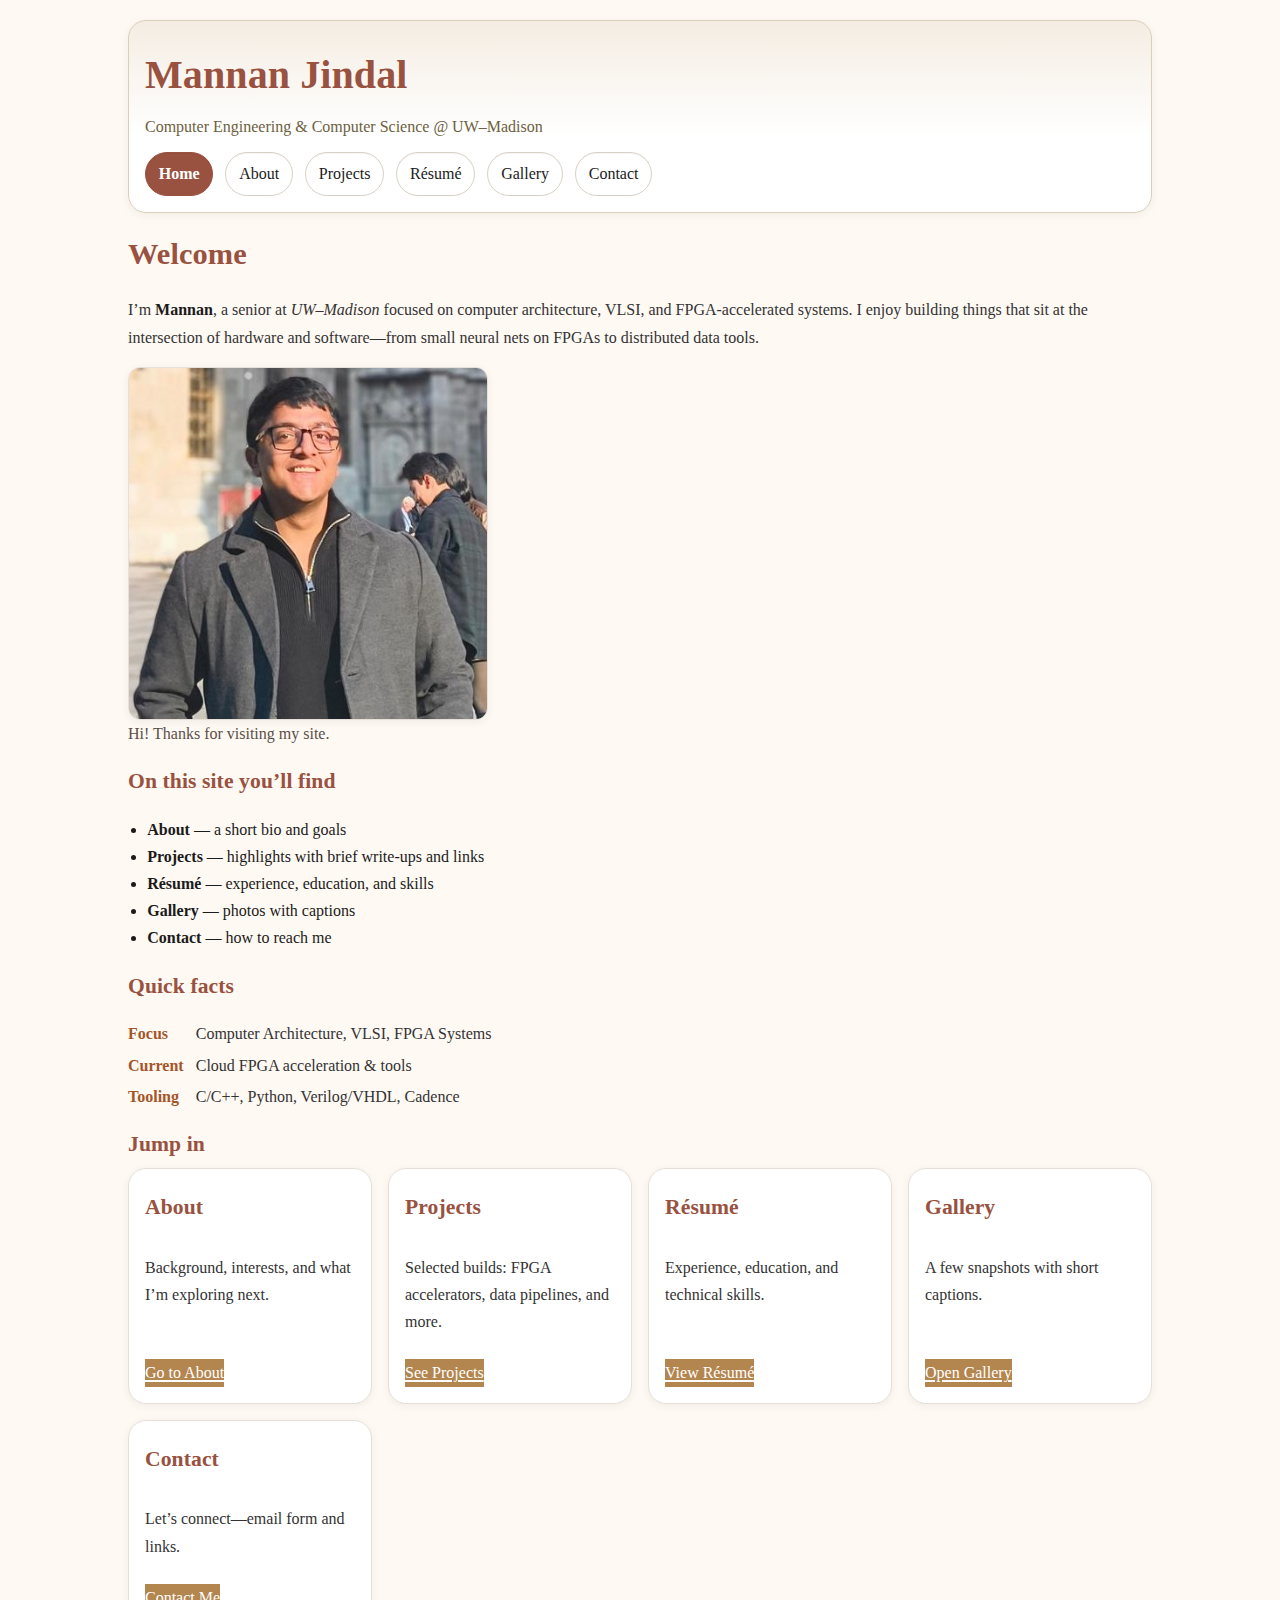
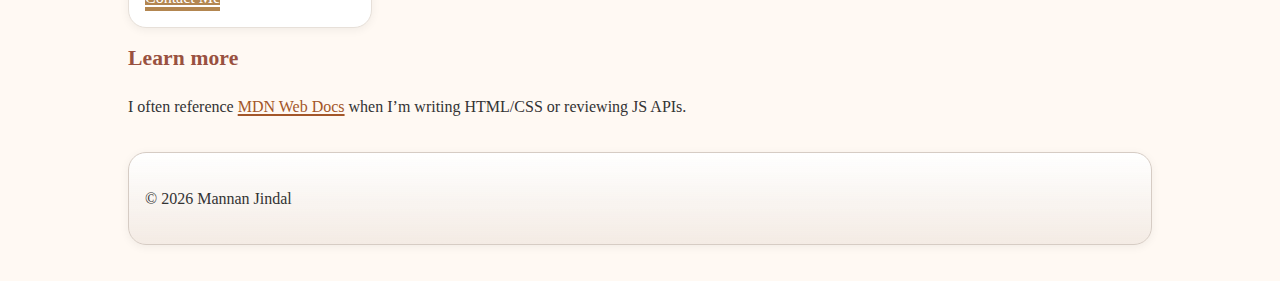
<file: index.html>
<!DOCTYPE html>
<html lang="en">
<head>
  <meta charset="UTF-8" />
  <title>Mannan Jindal | Home</title>
  <meta name="viewport" content="width=device-width, initial-scale=1" />
  <link rel="stylesheet" href="css/style.css" />
  <meta name="description" content="Portfolio website of Mannan Jindal — UW–Madison senior in Computer Engineering & Computer Science. Projects, resume, gallery, and contact." />
</head>
<body>
  <a class="skip-link" href="#main">Skip to content</a>

  <header class="site-header" role="banner">
    <h1>Mannan Jindal</h1>
    <p class="tagline">Computer Engineering &amp; Computer Science @ UW–Madison</p>
    <nav class="site-nav" aria-label="Primary">
      <ul>
        <li><a aria-current="page" href="index.html">Home</a></li>
        <!-- Use these if your pages are in folders: about/index.html, etc. -->
        <li><a href="about.html">About</a></li>
        <li><a href="projects.html">Projects</a></li>
        <li><a href="resume.html">Résumé</a></li>
        <li><a href="gallery.html">Gallery</a></li>
        <li><a href="contact.html">Contact</a></li>
      </ul>
    </nav>
  </header>

  <main id="main">
    <!-- Hero / Intro -->
    <section class="intro" aria-labelledby="intro-title">
      <h2 id="intro-title">Welcome</h2>
      <p>
        I’m <strong>Mannan</strong>, a senior at <em>UW–Madison</em> focused on computer
        architecture, VLSI, and FPGA-accelerated systems. I enjoy building things that
        sit at the intersection of hardware and software—from small neural nets on FPGAs
        to distributed data tools.
      </p>

      <!-- Headshot or banner -->
      <figure>
        <img src="images/Headshot2.jpg" alt="Portrait of Mannan Jindal" width="360" />
        <figcaption>Hi! Thanks for visiting my site.</figcaption>
      </figure>
    </section>

    <!-- What’s on this site (unordered list + description list to satisfy requirements) -->
    <section aria-labelledby="onsite-title">
      <h3 id="onsite-title">On this site you’ll find</h3>
      <ul>
        <li><strong>About</strong> — a short bio and goals</li>
        <li><strong>Projects</strong> — highlights with brief write-ups and links</li>
        <li><strong>Résumé</strong> — experience, education, and skills</li>
        <li><strong>Gallery</strong> — photos with captions</li>
        <li><strong>Contact</strong> — how to reach me</li>
      </ul>

      <h3>Quick facts</h3>
      <dl>
        <dt>Focus</dt><dd>Computer Architecture, VLSI, FPGA Systems</dd>
        <dt>Current</dt><dd>Cloud FPGA acceleration &amp; tools</dd>
        <dt>Tooling</dt><dd>C/C++, Python, Verilog/VHDL, Cadence</dd>
      </dl>
    </section>

    <!-- Quick Links (cards) -->
    <section aria-labelledby="quicklinks-title">
      <h3 id="quicklinks-title">Jump in</h3>
      <div class="projects-grid">
        <article class="project-card">
          <h3>About</h3>
          <p>Background, interests, and what I’m exploring next.</p>
          <a href="about.html">Go to About</a>
        </article>

        <article class="project-card">
          <h3>Projects</h3>
          <p>Selected builds: FPGA accelerators, data pipelines, and more.</p>
          <a href="projects.html">See Projects</a>
        </article>

        <article class="project-card">
          <h3>Résumé</h3>
          <p>Experience, education, and technical skills.</p>
          <a href="resume.html">View Résumé</a>
        </article>

        <article class="project-card">
          <h3>Gallery</h3>
          <p>A few snapshots with short captions.</p>
          <a href="gallery.html">Open Gallery</a>
        </article>

        <article class="project-card">
          <h3>Contact</h3>
          <p>Let’s connect—email form and links.</p>
          <a href="contact.html">Contact Me</a>
        </article>
      </div>
    </section>

    <!-- External resource (meaningful link text) -->
    <section aria-labelledby="learnmore-title">
      <h3 id="learnmore-title">Learn more</h3>
      <p>
        I often reference
        <a href="https://developer.mozilla.org/" target="_blank" rel="noopener">MDN Web Docs</a>
        when I’m writing HTML/CSS or reviewing JS APIs.
      </p>
    </section>
  </main>

  <footer class="site-footer" role="contentinfo">
    <p>&copy; <span id="year"></span> Mannan Jindal</p>
  </footer>

  <script>
    document.getElementById('year').textContent = new Date().getFullYear();
  </script>
</body>
</html>
</file>
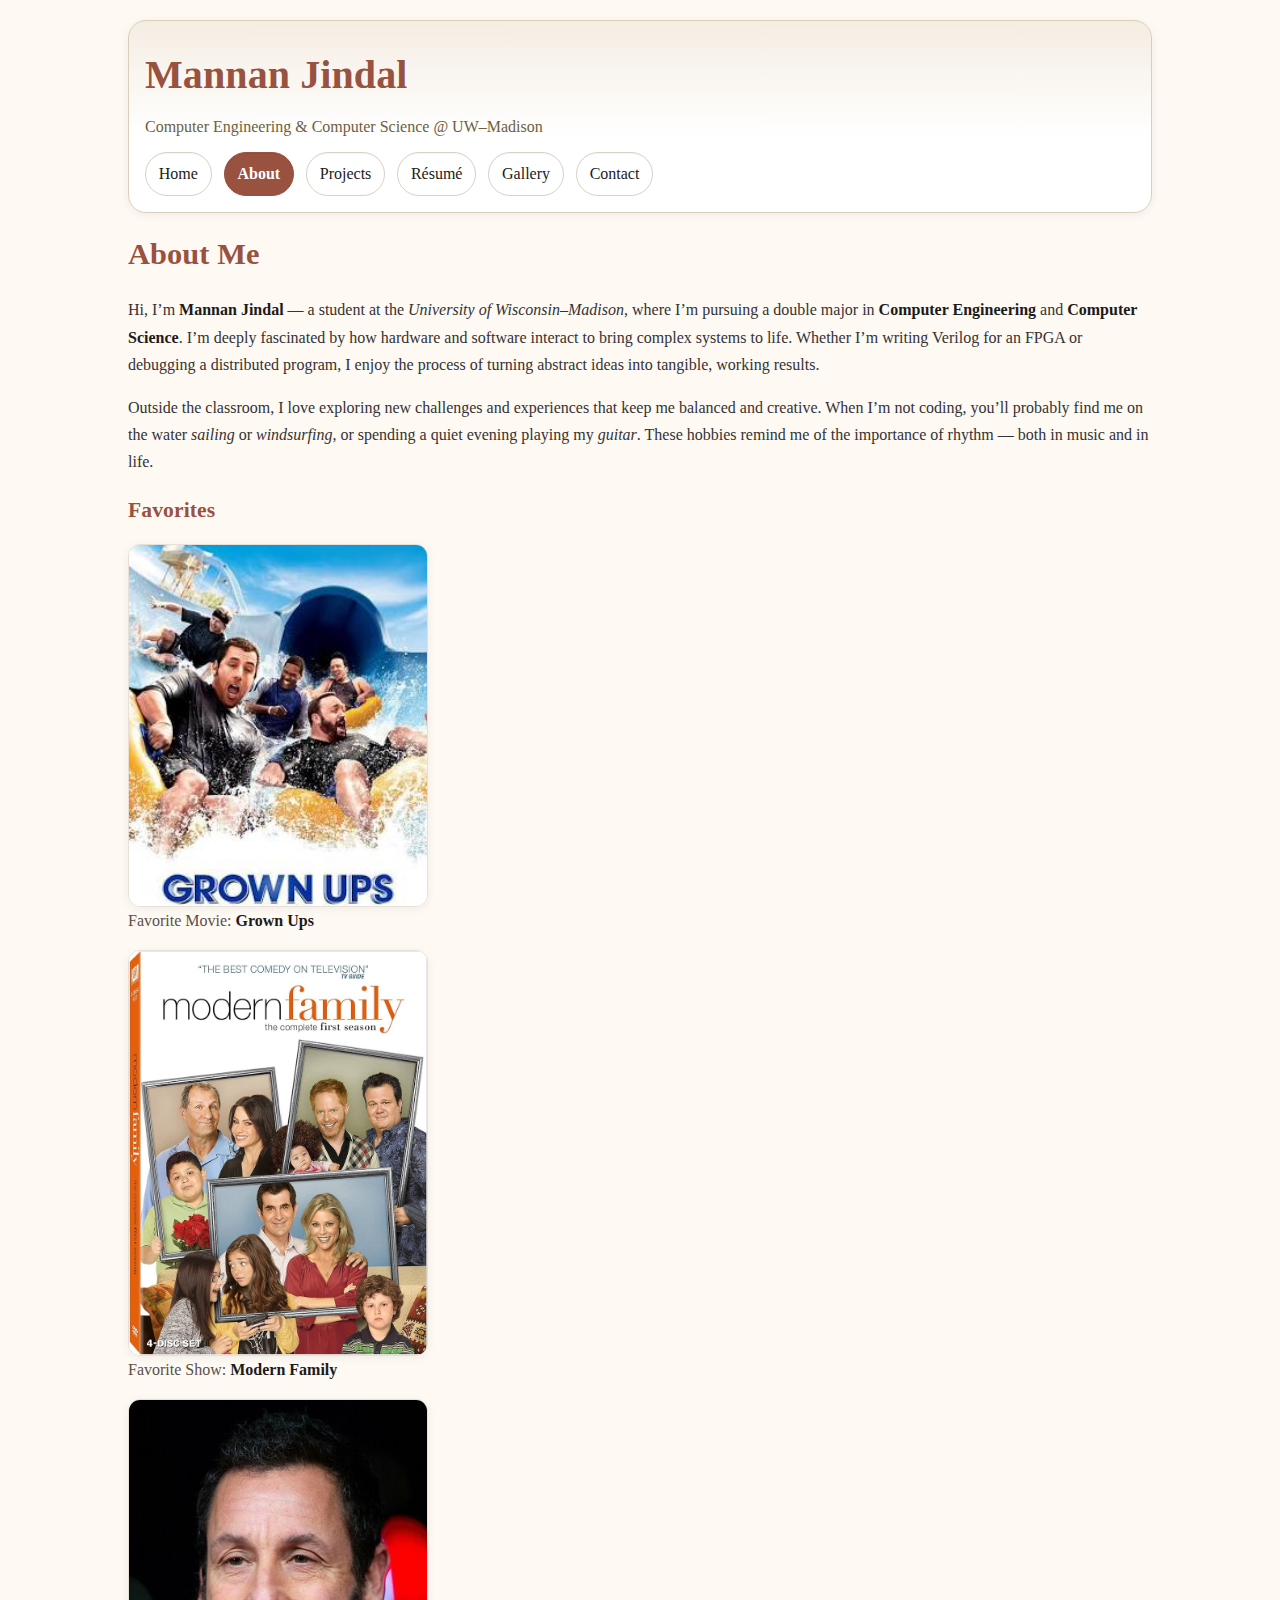
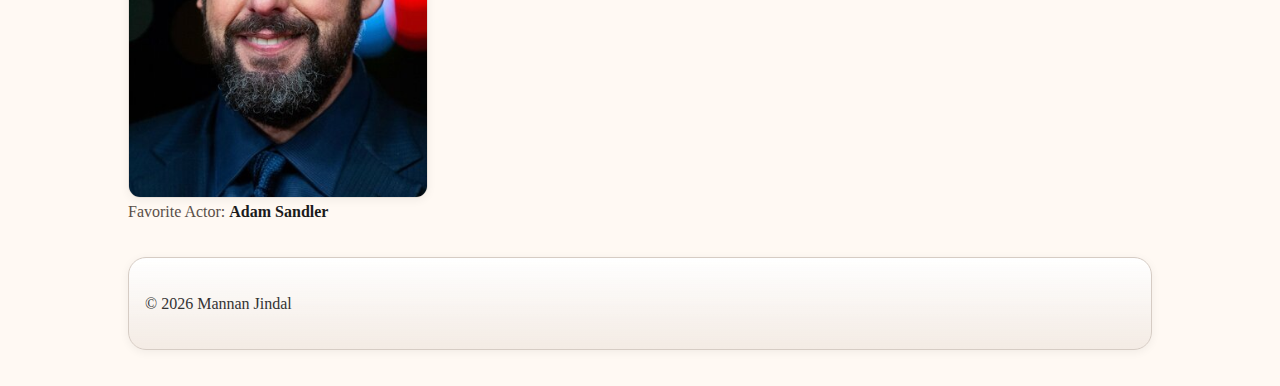
<file: about.html>
<!DOCTYPE html>
<html lang="en">
<head>
  <meta charset="UTF-8" />
  <title>About | Mannan Jindal</title>
  <meta name="viewport" content="width=device-width, initial-scale=1" />
  <link rel="stylesheet" href="css/style.css" />
  <meta name="description" content="Learn more about Mannan Jindal — Computer Engineering & Computer Science student at the University of Wisconsin–Madison." />
</head>
<body>
  <a class="skip-link" href="#main">Skip to content</a>

  <header class="site-header" role="banner">
    <h1>Mannan Jindal</h1>
    <p class="tagline">Computer Engineering &amp; Computer Science @ UW–Madison</p>
    <nav class="site-nav" aria-label="Primary">
      <ul>
        <li><a href="index.html">Home</a></li>
        <li><a aria-current="page" href="about.html">About</a></li>
        <li><a href="projects.html">Projects</a></li>
        <li><a href="resume.html">Résumé</a></li>
        <li><a href="gallery.html">Gallery</a></li>
        <li><a href="contact.html">Contact</a></li>
      </ul>
    </nav>
  </header>

  <main id="main">
    <section>
      <h2>About Me</h2>
      <p>
        Hi, I’m <strong>Mannan Jindal</strong> — a student at the 
        <em>University of Wisconsin–Madison</em>, where I’m pursuing a double major in 
        <strong>Computer Engineering</strong> and <strong>Computer Science</strong>.
        I’m deeply fascinated by how hardware and software interact to bring complex systems to life.
        Whether I’m writing Verilog for an FPGA or debugging a distributed program, I enjoy
        the process of turning abstract ideas into tangible, working results.
      </p>

      <p>
        Outside the classroom, I love exploring new challenges and experiences that keep me balanced and creative.
        When I’m not coding, you’ll probably find me on the water <em>sailing</em> or <em>windsurfing</em>,
        or spending a quiet evening playing my <em>guitar</em>.
        These hobbies remind me of the importance of rhythm — both in music and in life.
      </p>
    </section>

    <section>
      <h3>Favorites</h3>

      <figure>
        <img src="images/grownups.jpg" alt="Poster of the movie Grown Ups" width="300" />
        <figcaption>Favorite Movie: <strong>Grown Ups</strong></figcaption>
      </figure>

      <figure>
        <img src="images/modernfamily.jpg" alt="Cast photo from Modern Family" width="300" />
        <figcaption>Favorite Show: <strong>Modern Family</strong></figcaption>
      </figure>

      <figure>
        <img src="images/adamsandler.jpg" alt="Portrait of Adam Sandler" width="300" />
        <figcaption>Favorite Actor: <strong>Adam Sandler</strong></figcaption>
      </figure>
    </section>
  </main>

  <footer class="site-footer" role="contentinfo">
    <p>&copy; <span id="year"></span> Mannan Jindal</p>
  </footer>

  <script>
    document.getElementById('year').textContent = new Date().getFullYear();
  </script>
</body>
</html>
</file>
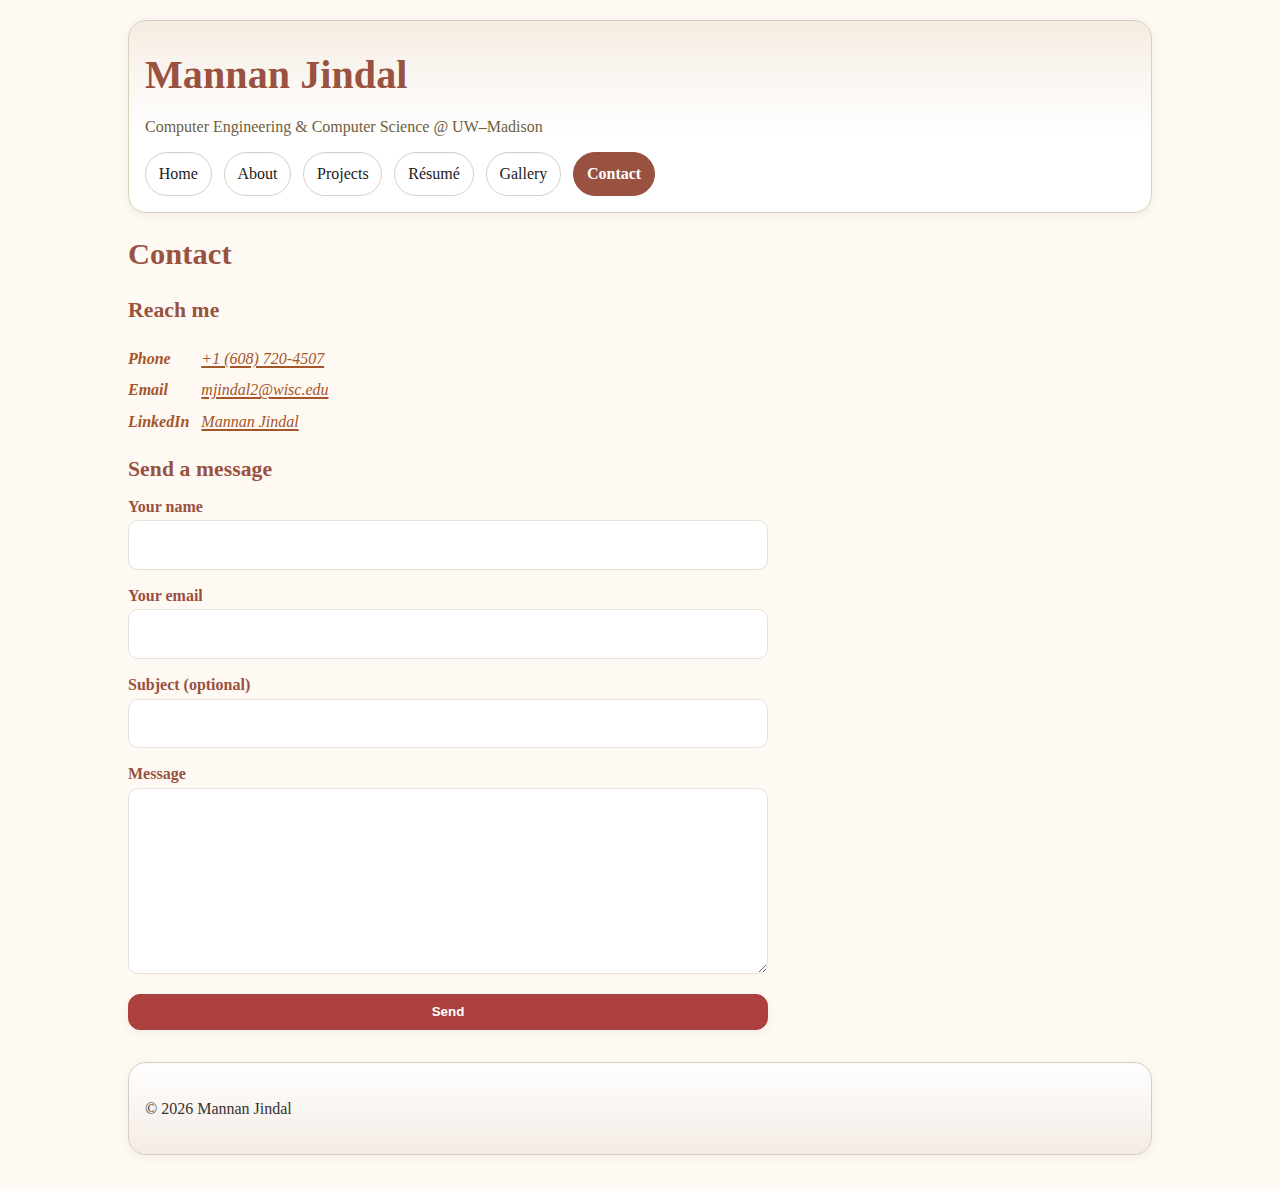
<file: contact.html>
<!DOCTYPE html>
<html lang="en">
<head>
  <meta charset="UTF-8" />
  <title>Contact | Mannan Jindal</title>
  <meta name="viewport" content="width=device-width, initial-scale=1" />
  <meta name="description" content="Contact Mannan Jindal — phone, email, LinkedIn, and a quick message form." />
  <link rel="stylesheet" href="css/style.css" />
</head>
<body>
  <a class="skip-link" href="#main">Skip to content</a>

  <header class="site-header" role="banner">
    <h1>Mannan Jindal</h1>
    <p class="tagline">Computer Engineering &amp; Computer Science @ UW–Madison</p>
    <nav class="site-nav" aria-label="Primary">
      <ul>
        <li><a href="index.html">Home</a></li>
        <li><a href="about.html">About</a></li>
        <li><a href="projects.html">Projects</a></li>
        <li><a href="resume.html">Résumé</a></li>
        <li><a href="gallery.html">Gallery</a></li>
        <li><a aria-current="page" href="contact.html">Contact</a></li>
      </ul>
    </nav>
  </header>

  <main id="main">
    <h2>Contact</h2>

    <!-- Contact info -->
    <section aria-labelledby="reach-title">
      <h3 id="reach-title">Reach me</h3>
      <address>
        <dl>
          <dt>Phone</dt>
          <dd><a href="tel:+16087204507">+1 (608) 720-4507</a></dd>

          <dt>Email</dt>
          <dd><a href="mailto:mjindal2@wisc.edu">mjindal2@wisc.edu</a></dd>

          <dt>LinkedIn</dt>
          <dd>
            <a href="https://www.linkedin.com/in/mannan-jindal-0550ba209/" target="_blank" rel="noopener">
              Mannan Jindal
            </a>
          </dd>
        </dl>
      </address>
    </section>

    <!-- Simple message form -->
    <section aria-labelledby="form-title">
      <h3 id="form-title">Send a message</h3>
      <form action="#" method="post">
        <div>
          <label for="name">Your name</label>
          <input id="name" name="name" type="text" required />
        </div>

        <div>
          <label for="email">Your email</label>
          <input id="email" name="email" type="email" required />
        </div>

        <div>
          <label for="subject">Subject (optional)</label>
          <input id="subject" name="subject" type="text" />
        </div>

        <div>
          <label for="message">Message</label>
          <textarea id="message" name="message" rows="6" required></textarea>
        </div>

        <button type="submit">Send</button>
      </form>
    </section>
  </main>

  <footer class="site-footer" role="contentinfo">
    <p>&copy; <span id="year"></span> Mannan Jindal</p>
  </footer>

  <script>
    document.getElementById('year').textContent = new Date().getFullYear();
  </script>
</body>
</html>
</file>
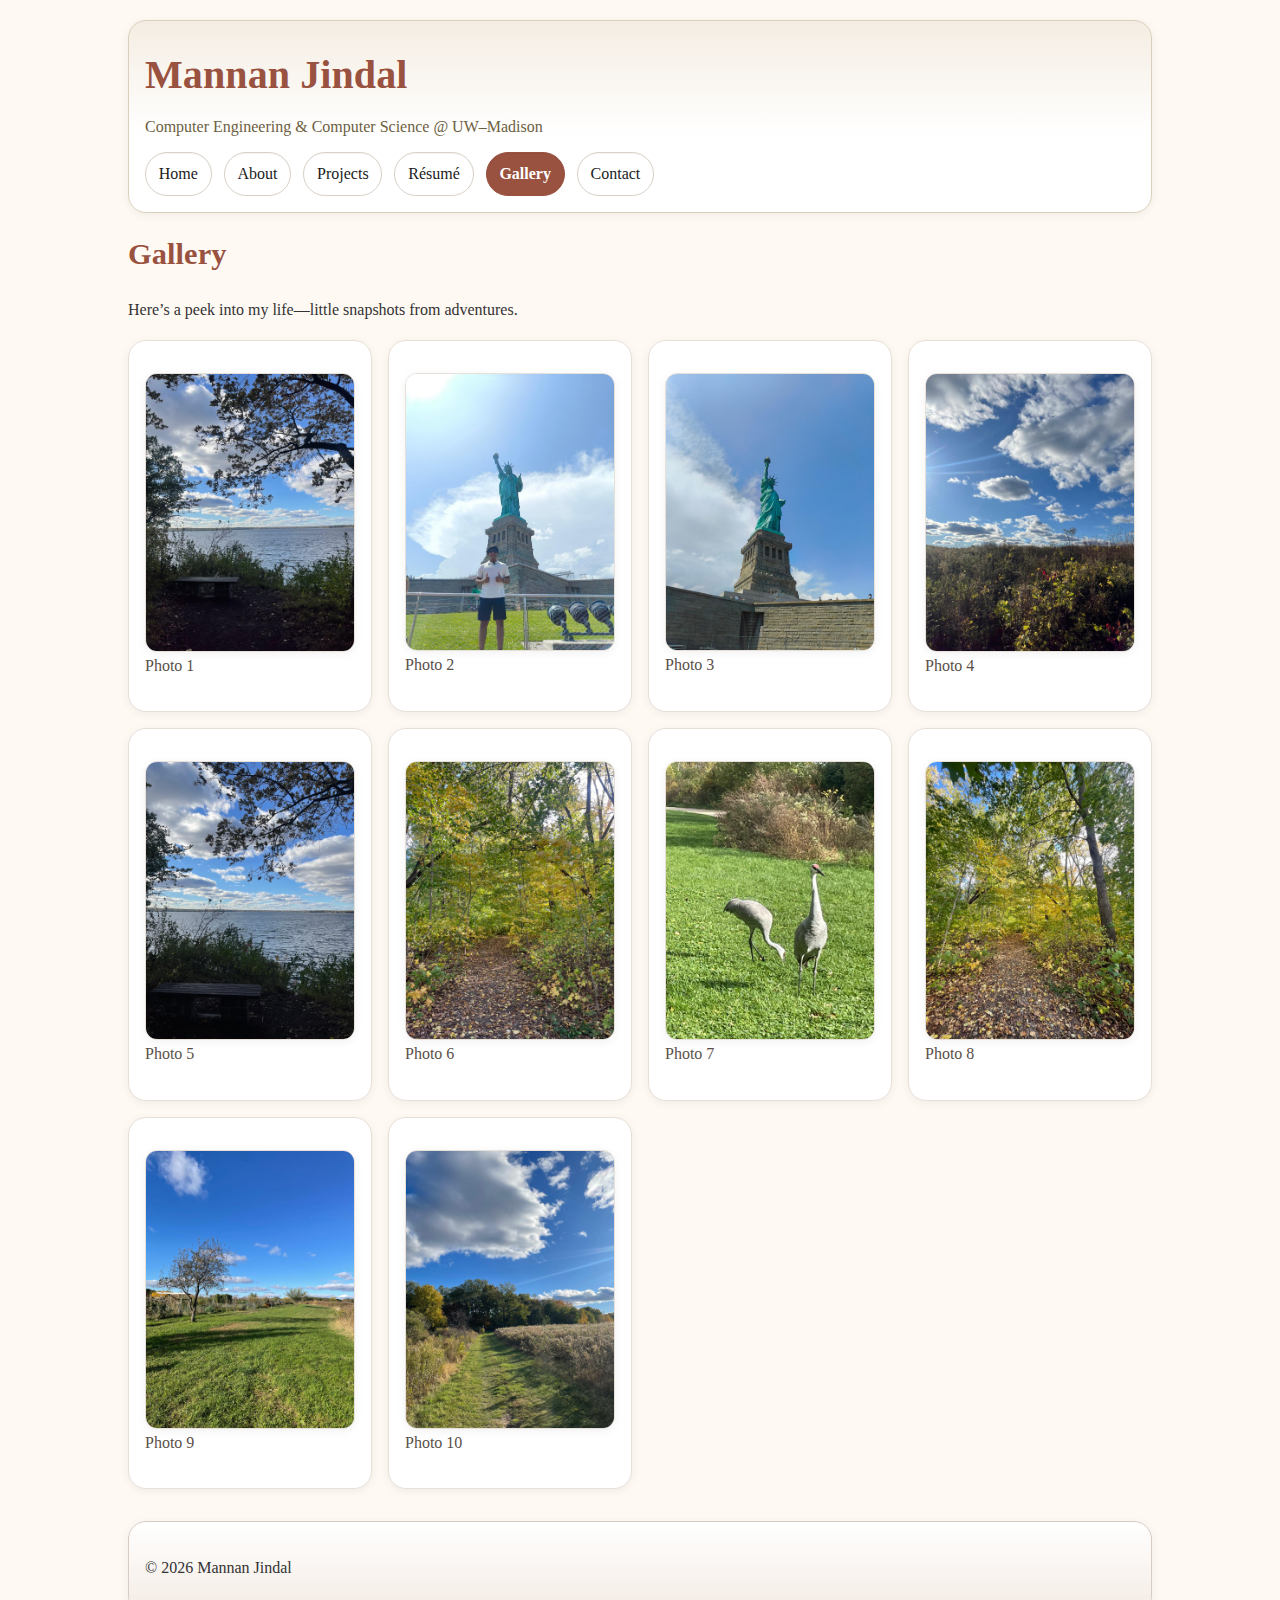
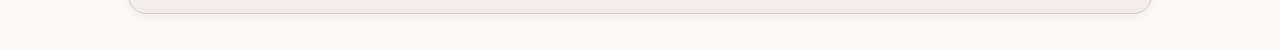
<file: gallery.html>
<!DOCTYPE html>
<html lang="en">
<head>
  <meta charset="UTF-8" />
  <title>Gallery | Mannan Jindal</title>
  <meta name="viewport" content="width=device-width, initial-scale=1" />
  <meta name="description" content="A peek into Mannan Jindal’s gallery — moments from projects, campus, and life." />
  <link rel="stylesheet" href="css/style.css" />
</head>
<body>
  <a class="skip-link" href="#main">Skip to content</a>

  <header class="site-header" role="banner">
    <h1>Mannan Jindal</h1>
    <p class="tagline">Computer Engineering &amp; Computer Science @ UW–Madison</p>
    <nav class="site-nav" aria-label="Primary">
      <ul>
        <li><a href="index.html">Home</a></li>
        <li><a href="about.html">About</a></li>
        <li><a href="projects.html">Projects</a></li>
        <li><a href="resume.html">Résumé</a></li>
        <li><a aria-current="page" href="gallery.html">Gallery</a></li>
        <li><a href="contact.html">Contact</a></li>
      </ul>
    </nav>
  </header>

  <main id="main">
    <h2>Gallery</h2>
    <p>Here’s a peek into my life—little snapshots from adventures.</p>

    <!-- Responsive grid of photo cards -->
    <section class="projects-grid" aria-label="Photo gallery">
      <article class="project-card">
        <figure>
          <img src="images/image1.jpg" alt="Photo 1" />
          <figcaption>Photo 1</figcaption>
        </figure>
      </article>

      <article class="project-card">
        <figure>
          <img src="images/image2.jpg" alt="Photo 2" />
          <figcaption>Photo 2</figcaption>
        </figure>
      </article>

      <article class="project-card">
        <figure>
          <img src="images/image3.jpg" alt="Photo 3" />
          <figcaption>Photo 3</figcaption>
        </figure>
      </article>

      <article class="project-card">
        <figure>
          <img src="images/image4.jpg" alt="Photo 4" />
          <figcaption>Photo 4</figcaption>
        </figure>
      </article>

      <article class="project-card">
        <figure>
          <img src="images/image5.jpg" alt="Photo 5" />
          <figcaption>Photo 5</figcaption>
        </figure>
      </article>

      <article class="project-card">
        <figure>
          <img src="images/image6.jpg" alt="Photo 6" />
          <figcaption>Photo 6</figcaption>
        </figure>
      </article>

      <article class="project-card">
        <figure>
          <img src="images/image7.jpg" alt="Photo 7" />
          <figcaption>Photo 7</figcaption>
        </figure>
      </article>

      <article class="project-card">
        <figure>
          <img src="images/image8.jpg" alt="Photo 8" />
          <figcaption>Photo 8</figcaption>
        </figure>
      </article>

      <article class="project-card">
        <figure>
          <img src="images/image9.jpg" alt="Photo 9" />
          <figcaption>Photo 9</figcaption>
        </figure>
      </article>

      <article class="project-card">
        <figure>
          <img src="images/image10.jpg" alt="Photo 10" />
          <figcaption>Photo 10</figcaption>
        </figure>
      </article>
    </section>
  </main>

  <footer class="site-footer" role="contentinfo">
    <p>&copy; <span id="year"></span> Mannan Jindal</p>
  </footer>

  <script>
    document.getElementById('year').textContent = new Date().getFullYear();
  </script>
</body>
</html>
</file>
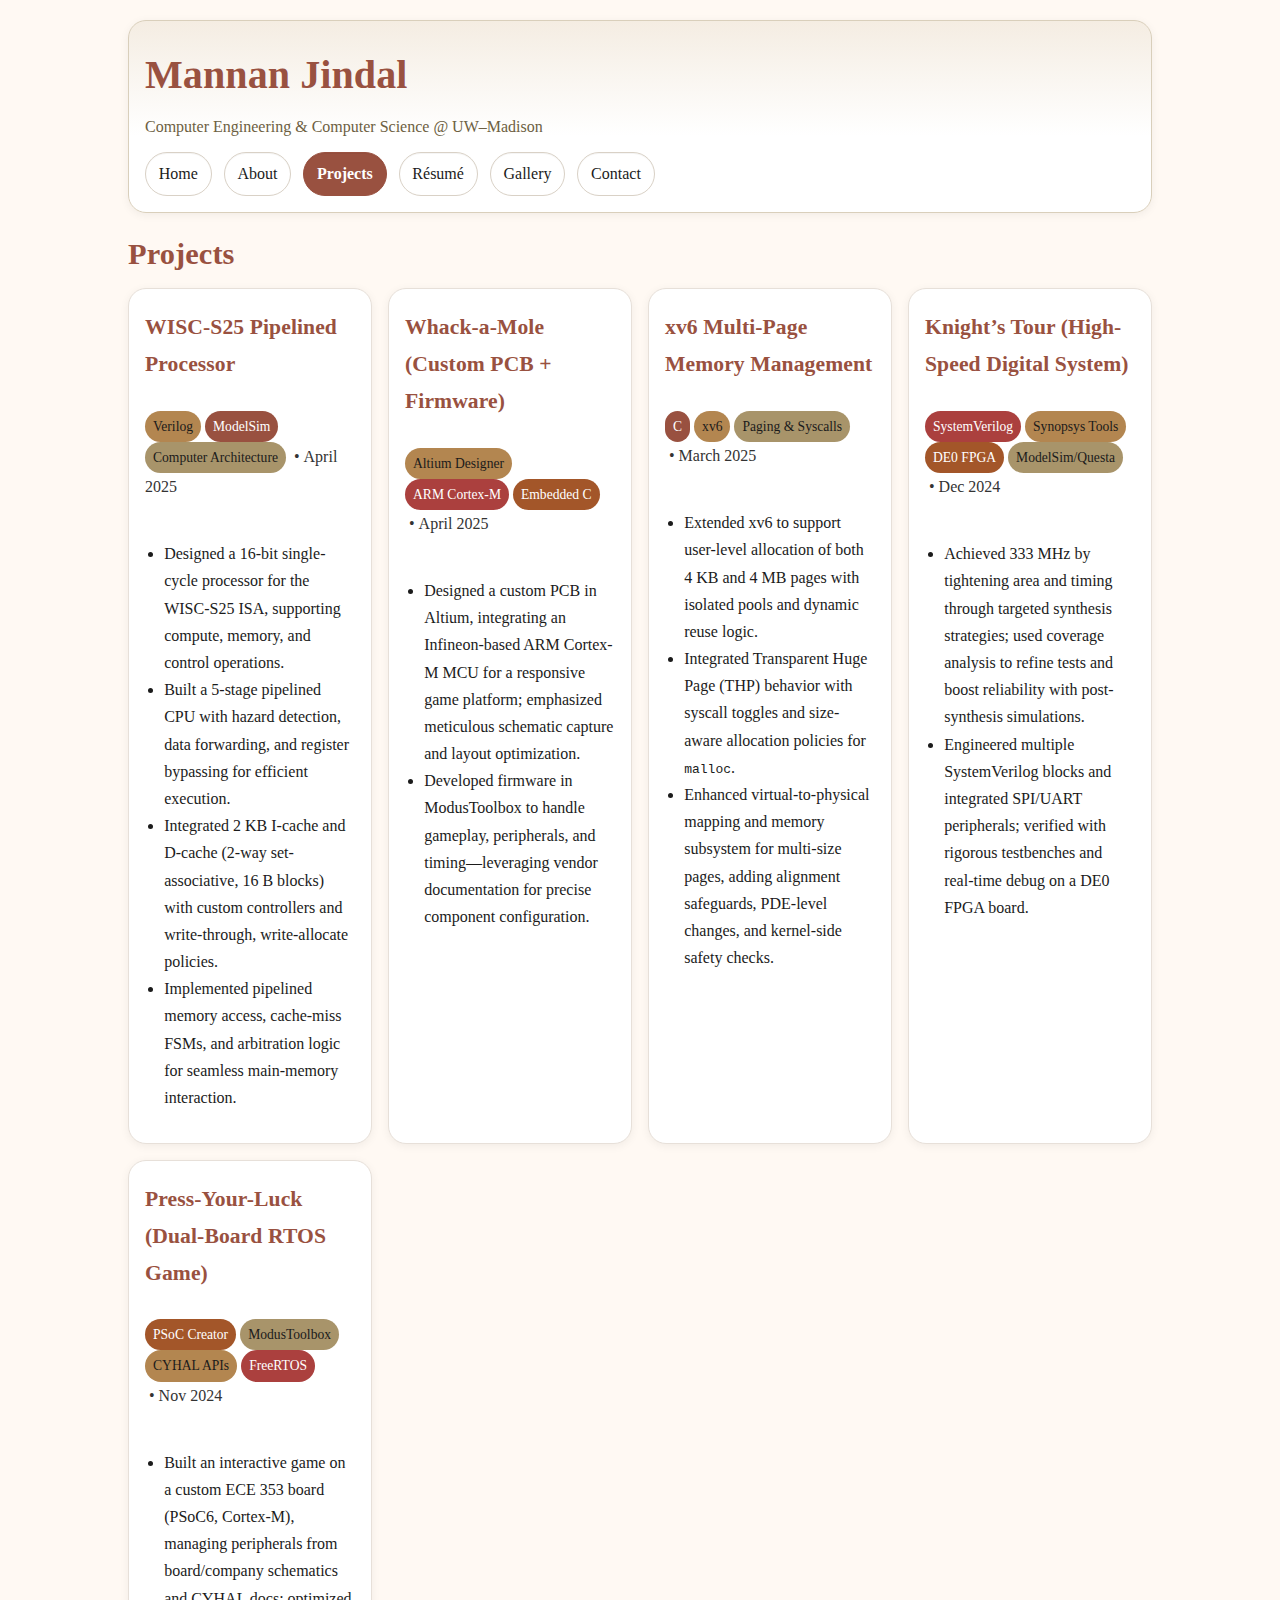
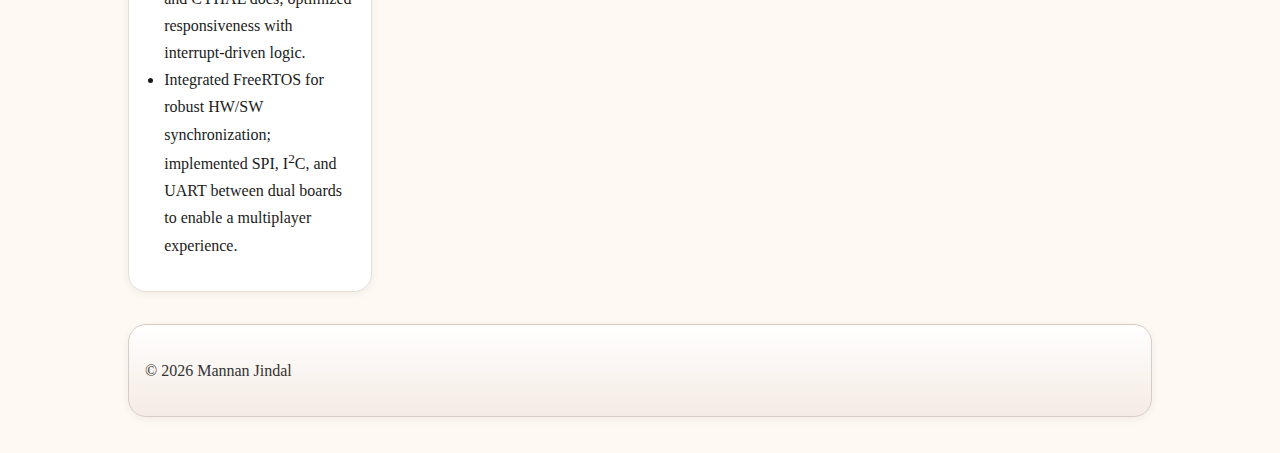
<file: projects.html>
<!DOCTYPE html>
<html lang="en">
<head>
  <meta charset="UTF-8" />
  <title>Projects | Mannan Jindal</title>
  <meta name="viewport" content="width=device-width, initial-scale=1" />
  <meta name="description" content="Selected engineering projects by Mannan Jindal: FPGA/Verilog, embedded systems, OS, and digital design." />
  <link rel="stylesheet" href="css/style.css" />
</head>
<body>
  <a class="skip-link" href="#main">Skip to content</a>

  <header class="site-header" role="banner">
    <h1>Mannan Jindal</h1>
    <p class="tagline">Computer Engineering &amp; Computer Science @ UW–Madison</p>
    <nav class="site-nav" aria-label="Primary">
      <ul>
        <li><a href="index.html">Home</a></li>
        <li><a href="about.html">About</a></li>
        <li><a aria-current="page" href="projects.html">Projects</a></li>
        <li><a href="resume.html">Résumé</a></li>
        <li><a href="gallery.html">Gallery</a></li>
        <li><a href="contact.html">Contact</a></li>
      </ul>
    </nav>
  </header>

  <main id="main">
    <h2>Projects</h2>

    <!-- Grid of project cards -->
    <section class="projects-grid" aria-label="Project list">

      <!-- WISC-S25 -->
      <article class="project-card">
        <h3>WISC-S25 Pipelined Processor</h3>
        <p>
          <span class="badge badge-sand">Verilog</span>
          <span class="badge badge-brick">ModelSim</span>
          <span class="badge badge-khaki">Computer Architecture</span>
          &nbsp;•&nbsp;<time datetime="2025-04">April 2025</time>
        </p>
        <ul>
          <li>Designed a 16-bit single-cycle processor for the WISC-S25 ISA, supporting compute, memory, and control operations.</li>
          <li>Built a 5-stage pipelined CPU with hazard detection, data forwarding, and register bypassing for efficient execution.</li>
          <li>Integrated 2&nbsp;KB I-cache and D-cache (2-way set-associative, 16&nbsp;B blocks) with custom controllers and write-through, write-allocate policies.</li>
          <li>Implemented pipelined memory access, cache-miss FSMs, and arbitration logic for seamless main-memory interaction.</li>
        </ul>
      </article>

      <!-- Whack-a-mole -->
      <article class="project-card">
        <h3>Whack-a-Mole (Custom PCB + Firmware)</h3>
        <p>
          <span class="badge badge-sand">Altium Designer</span>
          <span class="badge badge-clay">ARM Cortex-M</span>
          <span class="badge badge-rust">Embedded C</span>
          &nbsp;•&nbsp;<time datetime="2025-04">April 2025</time>
        </p>
        <ul>
          <li>Designed a custom PCB in Altium, integrating an Infineon-based ARM Cortex-M MCU for a responsive game platform; emphasized meticulous schematic capture and layout optimization.</li>
          <li>Developed firmware in ModusToolbox to handle gameplay, peripherals, and timing—leveraging vendor documentation for precise component configuration.</li>
        </ul>
      </article>

      <!-- xv6 -->
      <article class="project-card">
        <h3>xv6 Multi-Page Memory Management</h3>
        <p>
          <span class="badge badge-brick">C</span>
          <span class="badge badge-sand">xv6</span>
          <span class="badge badge-khaki">Paging &amp; Syscalls</span>
          &nbsp;•&nbsp;<time datetime="2025-03">March 2025</time>
        </p>
        <ul>
          <li>Extended xv6 to support user-level allocation of both 4&nbsp;KB and 4&nbsp;MB pages with isolated pools and dynamic reuse logic.</li>
          <li>Integrated Transparent Huge Page (THP) behavior with syscall toggles and size-aware allocation policies for <code>malloc</code>.</li>
          <li>Enhanced virtual-to-physical mapping and memory subsystem for multi-size pages, adding alignment safeguards, PDE-level changes, and kernel-side safety checks.</li>
        </ul>
      </article>

      <!-- Knight's tour -->
      <article class="project-card">
        <h3>Knight’s Tour (High-Speed Digital System)</h3>
        <p>
          <span class="badge badge-clay">SystemVerilog</span>
          <span class="badge badge-sand">Synopsys Tools</span>
          <span class="badge badge-rust">DE0 FPGA</span>
          <span class="badge badge-khaki">ModelSim/Questa</span>
          &nbsp;•&nbsp;<time datetime="2024-12">Dec 2024</time>
        </p>
        <ul>
          <li>Achieved 333&nbsp;MHz by tightening area and timing through targeted synthesis strategies; used coverage analysis to refine tests and boost reliability with post-synthesis simulations.</li>
          <li>Engineered multiple SystemVerilog blocks and integrated SPI/UART peripherals; verified with rigorous testbenches and real-time debug on a DE0 FPGA board.</li>
        </ul>
      </article>

      <!-- Press-Your-Luck -->
      <article class="project-card">
        <h3>Press-Your-Luck (Dual-Board RTOS Game)</h3>
        <p>
          <span class="badge badge-rust">PSoC Creator</span>
          <span class="badge badge-khaki">ModusToolbox</span>
          <span class="badge badge-sand">CYHAL APIs</span>
          <span class="badge badge-clay">FreeRTOS</span>
          &nbsp;•&nbsp;<time datetime="2024-11">Nov 2024</time>
        </p>
        <ul>
          <li>Built an interactive game on a custom ECE&nbsp;353 board (PSoC6, Cortex-M), managing peripherals from board/company schematics and CYHAL docs; optimized responsiveness with interrupt-driven logic.</li>
          <li>Integrated FreeRTOS for robust HW/SW synchronization; implemented SPI, I<sup>2</sup>C, and UART between dual boards to enable a multiplayer experience.</li>
        </ul>
      </article>

    </section>
  </main>

  <footer class="site-footer" role="contentinfo">
    <p>&copy; <span id="year"></span> Mannan Jindal</p>
  </footer>

  <script>
    document.getElementById('year').textContent = new Date().getFullYear();
  </script>
</body>
</html>
</file>
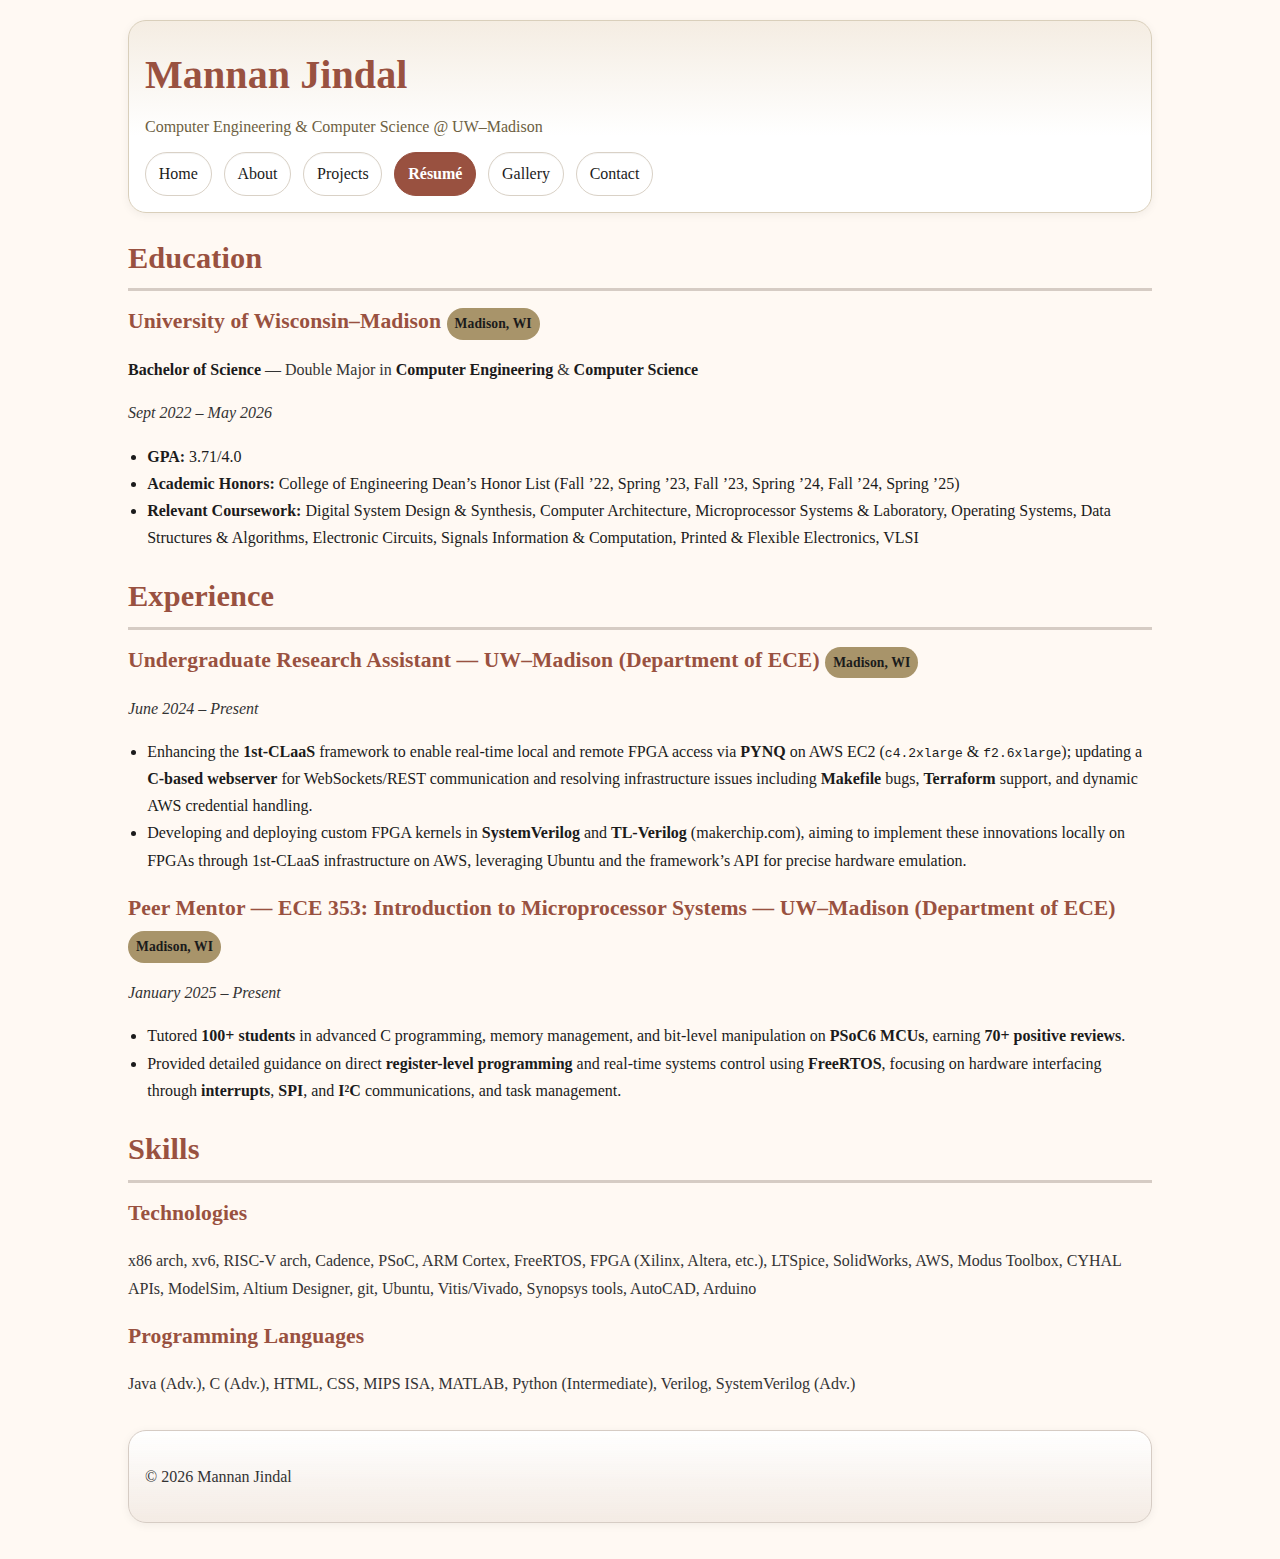
<file: resume.html>
<!DOCTYPE html>
<html lang="en">
<head>
  <meta charset="UTF-8" />
  <title>Résumé | Mannan Jindal</title>
  <meta name="viewport" content="width=device-width, initial-scale=1" />
  <meta name="description" content="Résumé of Mannan Jindal — Computer Engineering & Computer Science at UW–Madison." />
  <link rel="stylesheet" href="css/style.css" />
</head>
<body>
  <a class="skip-link" href="#main">Skip to content</a>

  <header class="site-header" role="banner">
    <h1>Mannan Jindal</h1>
    <p class="tagline">Computer Engineering &amp; Computer Science @ UW–Madison</p>
    <nav class="site-nav" aria-label="Primary">
      <ul>
        <li><a href="index.html">Home</a></li>
        <li><a href="about.html">About</a></li>
        <li><a href="projects.html">Projects</a></li>
        <li><a aria-current="page" href="resume.html">Résumé</a></li>
        <li><a href="gallery.html">Gallery</a></li>
        <li><a href="contact.html">Contact</a></li>
      </ul>
    </nav>
  </header>

  <main id="main" class="resume">
    <!-- EDUCATION -->
    <section aria-labelledby="edu-title">
      <h2 id="edu-title">Education</h2>
      <article>
        <h3>University of Wisconsin–Madison <span class="badge badge-khaki">Madison, WI</span></h3>
        <p><strong>Bachelor of Science</strong> — Double Major in <strong>Computer Engineering</strong> &amp; <strong>Computer Science</strong></p>
        <p><em>Sept 2022 – May 2026</em></p>
        <ul>
          <li><strong>GPA:</strong> 3.71/4.0</li>
          <li><strong>Academic Honors:</strong> College of Engineering Dean’s Honor List (Fall ’22, Spring ’23, Fall ’23, Spring ’24, Fall ’24, Spring ’25)</li>
          <li><strong>Relevant Coursework:</strong> Digital System Design &amp; Synthesis, Computer Architecture, Microprocessor Systems &amp; Laboratory, Operating Systems, Data Structures &amp; Algorithms, Electronic Circuits, Signals Information &amp; Computation, Printed &amp; Flexible Electronics, VLSI</li>
        </ul>
      </article>
    </section>

    <!-- EXPERIENCE -->
    <section aria-labelledby="exp-title">
      <h2 id="exp-title">Experience</h2>

      <article>
        <header>
          <h3>Undergraduate Research Assistant — UW–Madison (Department of ECE)
            <span class="badge badge-khaki">Madison, WI</span>
          </h3>
          <p><em>June 2024 – Present</em></p>
        </header>
        <ul>
          <li>Enhancing the <strong>1st-CLaaS</strong> framework to enable real-time local and remote FPGA access via <strong>PYNQ</strong> on AWS EC2 (<code>c4.2xlarge</code> &amp; <code>f2.6xlarge</code>); updating a <strong>C-based webserver</strong> for WebSockets/REST communication and resolving infrastructure issues including <strong>Makefile</strong> bugs, <strong>Terraform</strong> support, and dynamic AWS credential handling.</li>
          <li>Developing and deploying custom FPGA kernels in <strong>SystemVerilog</strong> and <strong>TL-Verilog</strong> (makerchip.com), aiming to implement these innovations locally on FPGAs through 1st-CLaaS infrastructure on AWS, leveraging Ubuntu and the framework’s API for precise hardware emulation.</li>
        </ul>
      </article>

      <article>
        <header>
          <h3>Peer Mentor — ECE 353: Introduction to Microprocessor Systems — UW–Madison (Department of ECE)
            <span class="badge badge-khaki">Madison, WI</span>
          </h3>
          <p><em>January 2025 – Present</em></p>
        </header>
        <ul>
          <li>Tutored <strong>100+ students</strong> in advanced C programming, memory management, and bit-level manipulation on <strong>PSoC6 MCUs</strong>, earning <strong>70+ positive reviews</strong>.</li>
          <li>Provided detailed guidance on direct <strong>register-level programming</strong> and real-time systems control using <strong>FreeRTOS</strong>, focusing on hardware interfacing through <strong>interrupts</strong>, <strong>SPI</strong>, and <strong>I²C</strong> communications, and task management.</li>
        </ul>
      </article>
    </section>

    <!-- SKILLS -->
    <section aria-labelledby="skills-title">
      <h2 id="skills-title">Skills</h2>
      <article>
        <h3>Technologies</h3>
        <p>
          x86 arch, xv6, RISC-V arch, Cadence, PSoC, ARM Cortex, FreeRTOS, FPGA (Xilinx, Altera, etc.), LTSpice,
          SolidWorks, AWS, Modus Toolbox, CYHAL APIs, ModelSim, Altium Designer, git, Ubuntu, Vitis/Vivado,
          Synopsys tools, AutoCAD, Arduino
        </p>

        <h3>Programming Languages</h3>
        <p>
          Java (Adv.), C (Adv.), HTML, CSS, MIPS ISA, MATLAB, Python (Intermediate), Verilog, SystemVerilog (Adv.)
        </p>
      </article>
    </section>
  </main>

  <footer class="site-footer" role="contentinfo">
    <p>&copy; <span id="year"></span> Mannan Jindal</p>
  </footer>

  <script>
    document.getElementById('year').textContent = new Date().getFullYear();
  </script>
</body>
</html>
</file>
<file: css/style.css>
/* =========================================
   Mannan Jindal — Site Styles
   Typeface: Times New Roman (headings + body)
   Palette:
   --brick: #995140;  --sand:  #B38650;
   --rust:  #A35629;  --clay:  #AB403E;
   --khaki: #A8946A;  --mush:  #A38879;
   Neutrals: --ink: #1b1b1b; --paper: #FFF9F3
========================================= */

:root{
  /* Brand colors */
  --brick: #995140;
  --sand:  #B38650;
  --rust:  #A35629;
  --clay:  #AB403E;
  --khaki: #A8946A;
  --mush:  #A38879;

  /* Neutrals & surface */
  --ink:   #1b1b1b;
  --ink-2: #333333;
  --paper: #FFF9F3;
  --surface: #ffffff;

  /* Typography */
  --font-serif: "Times New Roman", Times, serif;
  --font-serif-alt: Georgia, "Times New Roman", serif;
  
  /* Layout tokens */
  --page-max: 1024px;
  --radius-lg: 12px;
  --radius-xl: 18px;
  --shadow-1: 0 2px 10px rgba(0,0,0,.06);
  --shadow-2: 0 8px 24px rgba(0,0,0,.08);

  /* Derived component colors */
  --border:  #e7e0d9; /* soft border that harmonizes with palette */
  --nav-chip-bg: #ffffff;
  --nav-chip-border: #d9d1c6;
  --nav-chip-active: var(--brick);
  --link: var(--rust);
  --link-hover: var(--brick);
  --btn-bg: var(--clay);
  --btn-bg-hover: #8d2f2e; /* darker clay */
  --btn-text: #ffffff;
  --focus: var(--khaki); /* focus ring */
}

/* Base/reset */
*{ box-sizing:border-box; }
html, body{ margin:0; padding:0; }
body{
  background: var(--paper);
  color: var(--ink);
  line-height: 1.7;
  font-family: var(--font-serif);
  padding: 1.25rem;
}

/* Headings — same serif for a classic look */
h1, h2, h3{
  font-family: var(--font-serif-alt);
  letter-spacing: .1px;
  color: var(--brick);
}
h1{ font-size: clamp(1.9rem, 3.6vw, 2.5rem); margin:.25rem 0; }
h2{ font-size: clamp(1.35rem, 2.7vw, 1.9rem); margin:1rem 0 .5rem; }
h3{ font-size: clamp(1.15rem, 2.3vw, 1.35rem); margin:.75rem 0 .35rem; }

p{ color: var(--ink-2); }
strong{ color: var(--ink); }

/* Skip link (accessibility) */
.skip-link{
  position:absolute; left:-9999px; top:auto;
}
.skip-link:focus{
  left:1rem; top:1rem; background:#fff; color:var(--ink);
  padding:.5rem .75rem; border:2px solid var(--focus); border-radius:8px;
}

/* Shell */
.site-header, .site-footer{
  max-width: var(--page-max);
  margin: 0 auto 1rem;
  padding: 1rem;
  background: var(--surface);
  border: 1px solid var(--border);
  border-radius: var(--radius-xl);
  box-shadow: var(--shadow-1);
}
.site-header{
  background:
    linear-gradient(180deg, rgba(168,148,106,0.12) 0%, #fff 60%);
  border-color: #d9cfbb; /* khaki-tinted */
}
.tagline{ margin:.25rem 0 0; color:#6d5f42; }

#main{
  max-width: var(--page-max);
  margin: 0 auto 2rem;
}

/* Links */
a{ color: var(--link); text-decoration-thickness: 2px; text-underline-offset: 2px; }
a:hover{ color: var(--link-hover); }

/* Navigation (chip style) */
.site-nav ul{
  list-style:none; padding:0; margin:.75rem 0 0;
  display:flex; flex-wrap:wrap; gap:.5rem .75rem;
}
.site-nav a{
  display:inline-block; padding:.45rem .8rem; border-radius:999px;
  text-decoration:none; border:1px solid var(--nav-chip-border);
  background: var(--nav-chip-bg); color: var(--ink);
  box-shadow: 0 1px 0 rgba(0,0,0,.04) inset;
}
.site-nav a[aria-current="page"]{
  background: var(--nav-chip-active);
  border-color: var(--nav-chip-active);
  color:#fff; font-weight:700;
}

/* Figures & images */
figure{ margin:1rem 0; }
img{
  max-width:100%; height:auto; display:block;
  border-radius: var(--radius-lg);
  box-shadow: var(--shadow-1);
  border: 1px solid var(--border);
}
figcaption{ color: #5a4f48; }

/* Lists */
ul{ padding-left: 1.2rem; }
dl{ display:grid; grid-template-columns: max-content 1fr; gap:.25rem .75rem; }
dt{ font-weight:700; color: var(--rust); }
dd{ margin:0; color: var(--ink-2); }

/* Buttons (forms & CTAs) */
button, .btn{
  display:inline-block;
  padding:.6rem .95rem;
  border:1px solid var(--btn-bg);
  background: var(--btn-bg);
  color: var(--btn-text);
  border-radius: 12px;
  cursor:pointer;
  font-weight:600;
  box-shadow: var(--shadow-1);
}
button:hover, .btn:hover{
  background: var(--btn-bg-hover);
  border-color: var(--btn-bg-hover);
}

/* Forms */
form{
  display:grid; gap:.75rem; max-width:640px;
}
label{ font-weight:600; color: var(--brick); }
input, textarea{
  width:100%; padding:.65rem .75rem; border-radius:10px;
  border:1px solid var(--border); font:inherit;
  background:#fff;
}
input:focus, textarea:focus, a:focus, button:focus{
  outline: 3px solid rgba(168,148,106,.7); /* khaki */
  outline-offset: 2px;
}

/* Card grid (homepage quick links + projects page) */
.projects-grid{
  display:grid;
  grid-template-columns: repeat(auto-fit, minmax(240px, 1fr));
  gap:1rem;
}
.project-card{
  background:#fff;
  border:1px solid var(--border);
  border-radius: var(--radius-xl);
  padding:1rem;
  display:flex; flex-direction:column; gap:.5rem;
  box-shadow: var(--shadow-1);
}
.project-card h3{ color: var(--brick); margin:.25rem 0; }
.project-card p{ color: var(--ink-2); }
.project-card a{
  margin-top:auto;
  align-self:flex-start;
  background: var(--sand);
  color:#fff; border-color: var(--sand);
}
.project-card a:hover{
  background: #8f6a3f; /* darker sand */
  border-color: #8f6a3f;
}

/* Resume page tweaks */
.resume section{ margin:1.25rem 0; }
.resume h2{
  border-bottom: 3px solid #d6ccc4; /* mushroom-tinted underline */
  padding-bottom:.25rem; color: var(--brick);
}

/* Optional color badges */
.badge{
  display:inline-block; padding:.25rem .5rem; border-radius:999px; font-size:.85rem;
}
.badge-brick{ background: var(--brick); color:#fff; }
.badge-sand{  background: var(--sand);  color:#1b1b1b; }
.badge-rust{  background: var(--rust);  color:#fff; }
.badge-clay{  background: var(--clay);  color:#fff; }
.badge-khaki{ background: var(--khaki); color:#1b1b1b; }
.badge-mush{  background: var(--mush);  color:#1b1b1b; }

/* Footer */
.site-footer{
  background: linear-gradient(180deg, #fff 0%, rgba(163,136,121,0.12) 100%);
  border-color: #d6ccc4;
  color: #5a4f48;
}

/* Small screens */
@media (max-width: 560px){
  body{ padding: .75rem; }
  .site-header, .site-footer{ padding:.75rem; }
}

/* Print */
@media print{
  .site-nav{ display:none; }
  body{ background:#fff; }
  a{ color: var(--ink); }
}
</file>
